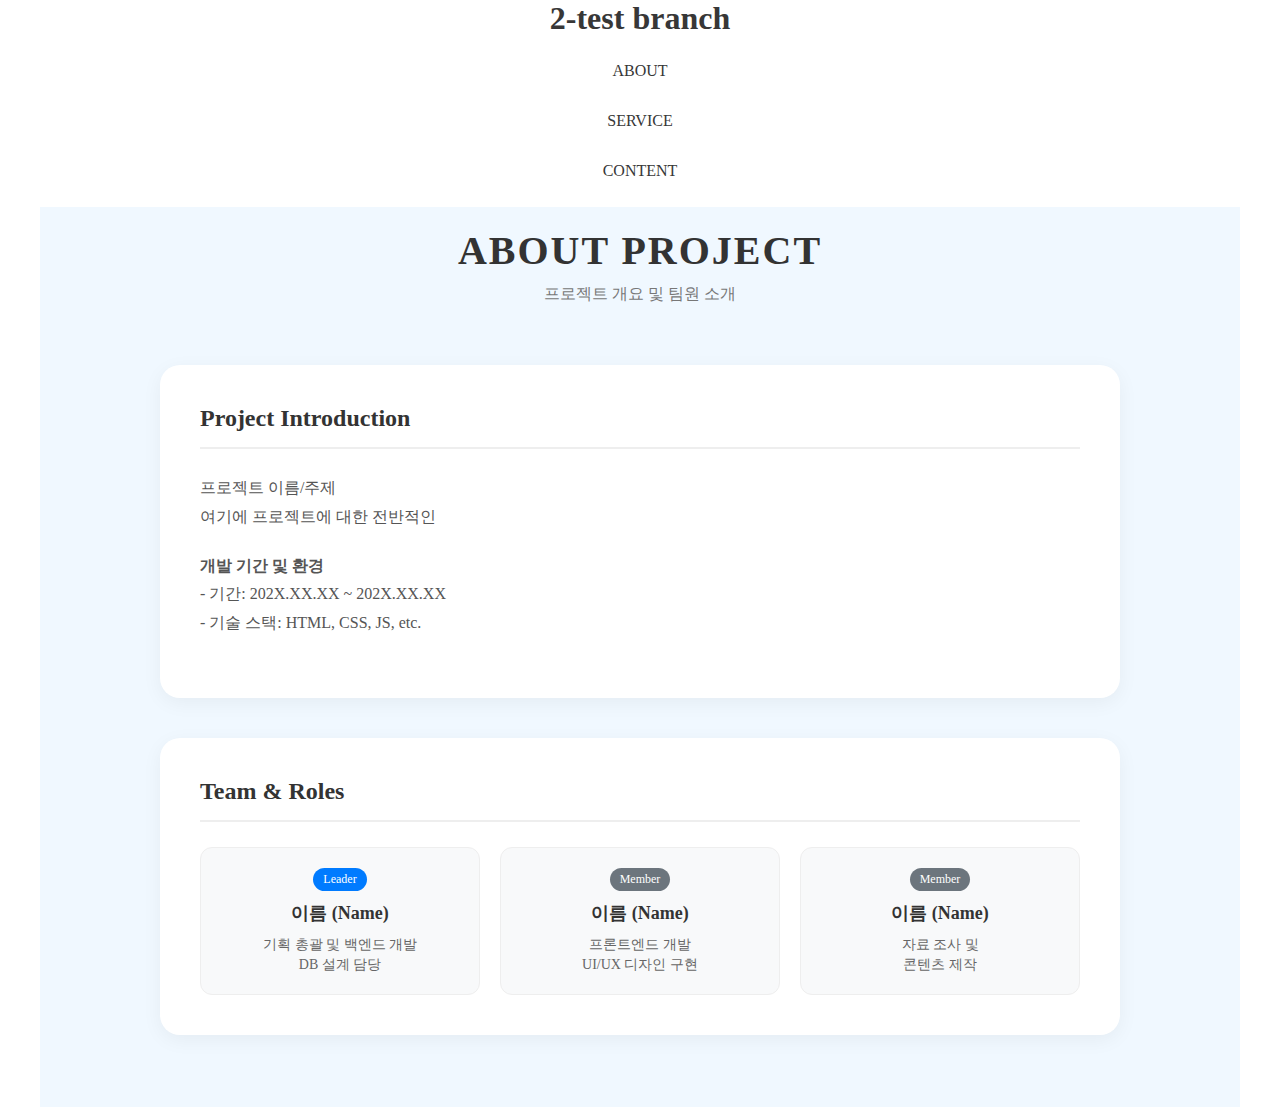
<file: page/about.html>
<!DOCTYPE html>
<html lang="en">

<head>
    <meta charset="UTF-8">
    <meta name="viewport" content="width=device-width, initial-scale=1.0">
    <link rel="stylesheet" href="https://cdn.jsdelivr.net/npm/swiper@11/swiper-bundle.min.css" />
    <link rel="stylesheet" href="../css/style.css">
    <link rel="stylesheet" href="../css/about.css">
    <title>About Project</title>
</head>

<body>
    <header>
        <div class="inner">
            <h1><a href="">2-test branch</a></h1>
            <nav>
                <ul><a href="about.html">About</a></ul>
                <ul><a href="service.html">Service</a></ul>
                <ul><a href="content.html">Content</a></ul>

            </nav>
        </div>
    </header>

    <main>
        <div class="about-wrapper">

            <div class="page-title-area">
                <h2>ABOUT PROJECT</h2>
                <p>프로젝트 개요 및 팀원 소개</p>
            </div>

            <section class="content-box">
                <h3 class="box-title">Project Introduction</h3>
                <div class="text-body">
                    <p class="placeholder-text">
                        <strong>프로젝트 이름/주제</strong><br>
                        여기에 프로젝트에 대한 전반적인 설명을 작성하세요.
                        어떤 문제를 해결하기 위해 시작했는지, 주요 타겟층은 누구인지,
                        이 프로젝트의 핵심 가치는 무엇인지 간단하게 서술
                    </p>
                    <p class="placeholder-text">
                        <strong>개발 기간 및 환경</strong><br>
                        - 기간: 202X.XX.XX ~ 202X.XX.XX<br>
                        - 기술 스택: HTML, CSS, JS, etc.
                    </p>
                </div>
            </section>

            <section class="content-box">
                <h3 class="box-title">Team & Roles</h3>

                <div class="role-grid">
                    <div class="role-card">
                        <div class="role-badge">Leader</div>
                        <h4>이름 (Name)</h4>
                        <p>기획 총괄 및 백엔드 개발<br>DB 설계 담당</p>
                    </div>

                    <div class="role-card">
                        <div class="role-badge" style="background-color: #6c757d;">Member</div>
                        <h4>이름 (Name)</h4>
                        <p>프론트엔드 개발<br>UI/UX 디자인 구현</p>
                    </div>

                    <div class="role-card">
                        <div class="role-badge" style="background-color: #6c757d;">Member</div>
                        <h4>이름 (Name)</h4>
                        <p>자료 조사 및<br>콘텐츠 제작</p>
                    </div>
                </div>
            </section>

        </div>
    </main>
    <script src="../js/about.js"></script>
</body>

</html>
</file>
<file: css/style.css>
/* * {
    margin: 0;
    padding: 0;
    box-sizing: border-box;
}

a {
    text-decoration: none;
    color: #373737
}

main {
    margin: auto;
    max-width: 1200px;
    background-color: aliceblue;
    min-height: 100vh;
}

.inner h1{
    display: flex;
    justify-content: center;
    margin: 24px ;
}

.inner nav ul{
    display: flex;
    justify-content: center;
    gap: 16px;
    list-style: none;
    font-size: 24px;
    font-weight: 400;
    margin-bottom: 16px;
}

.inner nav li{
    border-radius: 25px;
    padding:  8px 32px;
    background-color: aqua;
} */

* {
    margin: 0;
    padding: 0;
    box-sizing: border-box;
}

a {
    text-decoration: none;
    color: #373737;
}

ul {
    list-style-type: none;
}

main {
    margin: auto;
    max-width: 1200px;
    padding: 100px 0;
    background-color: aliceblue;
    min-height: 100vh;
}

header {
    text-align: center;

}

nav ul {
    list-style-type: none;
    display: flex;
    justify-content: center;
    gap: 20px;
=======
    border-bottom: 1px solid #eee;
}

nav ul {
    display: flex;
    justify-content: center;
    gap: 20px;
    margin-top: 20px;
}

nav ul a {
    display: block;
    padding: 5px 15px;
    text-transform: uppercase;
    border-bottom: 2px solid transparent;
}

nav ul a:hover {
    border-bottom: 2px solid #000;
}

main {
    padding: 20px 20px;
    margin-top: 20px;
}

.card-wrap {
    display: flex;
    gap: 20px;
    justify-content: center;
    margin-top: 20px;

}

.card {
    flex: 1;
    min-height: 300px;
    background-color: #fff;
    text-align: center;
    padding: 20px;
}

.card a {
    display: flex;
    height: 100%;
    flex-direction: column;
    align-items: center;
    justify-content: center;
    border: 1px solid #eee;
}

.hero-wrap {
    height: 300px;
    background: url(../img/snow.png) no-repeat center/cover;
    display: flex;
    align-items: center;
    justify-content: center;
    color: #000
}
</file>
<file: css/about.css>
.about-wrapper {
    max-width: 1000px;
    margin: 0 auto;
    padding: 0 20px;
}

.page-title-area {
    text-align: center;
    margin-bottom: 60px;
}

.page-title-area h2 {
    font-size: 40px;
    font-weight: 800;
    color: #333;
    margin-bottom: 10px;
    letter-spacing: 2px;
}

.page-title-area p {
    color: #777;
    font-size: 16px;
}

.content-box {
    background-color: #fff;
    padding: 40px;
    border-radius: 20px;
    box-shadow: 0 5px 20px rgba(0,0,0,0.05);
    margin-bottom: 40px;
}

.box-title {
    font-size: 24px;
    border-bottom: 2px solid #eee;
    padding-bottom: 15px;
    margin-bottom: 25px;
    color: #333;
}

.text-body {
    font-size: 16px;
    line-height: 1.8;
    color: #555;
}

.placeholder-text {
    margin-bottom: 20px;
}

.role-grid {
    display: flex;
    gap: 20px;
    flex-wrap: wrap;
}

.role-card {
    flex: 1;
    min-width: 200px;
    background-color: #f8f9fa;
    border: 1px solid #eee;
    padding: 20px;
    border-radius: 12px;
    text-align: center;
}

.role-badge {
    display: inline-block;
    background-color: #007bff;
    color: #fff;
    font-size: 12px;
    padding: 4px 10px;
    border-radius: 15px;
    margin-bottom: 10px;
}

.role-card h4 {
    font-size: 18px;
    margin-bottom: 10px;
    color: #333;
}

.role-card p {
    font-size: 14px;
    color: #666;
    line-height: 1.4;
}

.typing-cursor {
    display: inline-block;
    width: 3px;
    height: 1.2em;
    background-color: #333;
    margin-left: 2px;
    vertical-align: text-bottom;
    animation: blink 0.8s infinite;
}

@keyframes blink {
    0%, 100% { opacity: 0; }
    50% { opacity: 1; }
}

.role-card {
    cursor: pointer;
    transition: transform 0.3s ease, box-shadow 0.3s ease;
}

.role-card:hover {
    transform: translateY(-5px);
    box-shadow: 0 10px 20px rgba(0,0,0,0.1);
}

.modal-overlay {
    position: fixed;
    top: 0; 
    left: 0;
    width: 100%; 
    height: 100%;
    background: rgba(0, 0, 0, 0.6);
    display: flex;
    justify-content: center;
    align-items: center;
    opacity: 0;
    visibility: hidden;
    transition: all 0.3s ease;
    z-index: 9999;
}

.modal-overlay.open {
    opacity: 1;
    visibility: visible;
}

.modal-content {
    background: white;
    padding: 40px;
    width: 90%;
    max-width: 500px;
    border-radius: 15px;
    box-shadow: 0 10px 30px rgba(0,0,0,0.2);
    transform: translateY(20px);
    transition: transform 0.3s ease;
    text-align: center;
    position: relative;
}

.modal-overlay.open .modal-content {
    transform: translateY(0);
}

.modal-close {
    position: absolute;
    top: 15px;
    right: 20px;
    font-size: 24px;
    cursor: pointer;
    color: #999;
    transition: color 0.2s;
}
.modal-close:hover {
    color: #333;
}

.modal-name {
    font-size: 24px;
    font-weight: bold;
    margin-bottom: 10px;
    color: #333;
}
.modal-role {
    color: #007bff;
    font-weight: 600;
    margin-bottom: 20px;
    display: inline-block;
    background: #f0f7ff;
    padding: 5px 15px;
    border-radius: 20px;
}
.modal-desc {
    font-size: 16px;
    color: #555;
    line-height: 1.6;
    word-break: keep-all;
}
</file>
